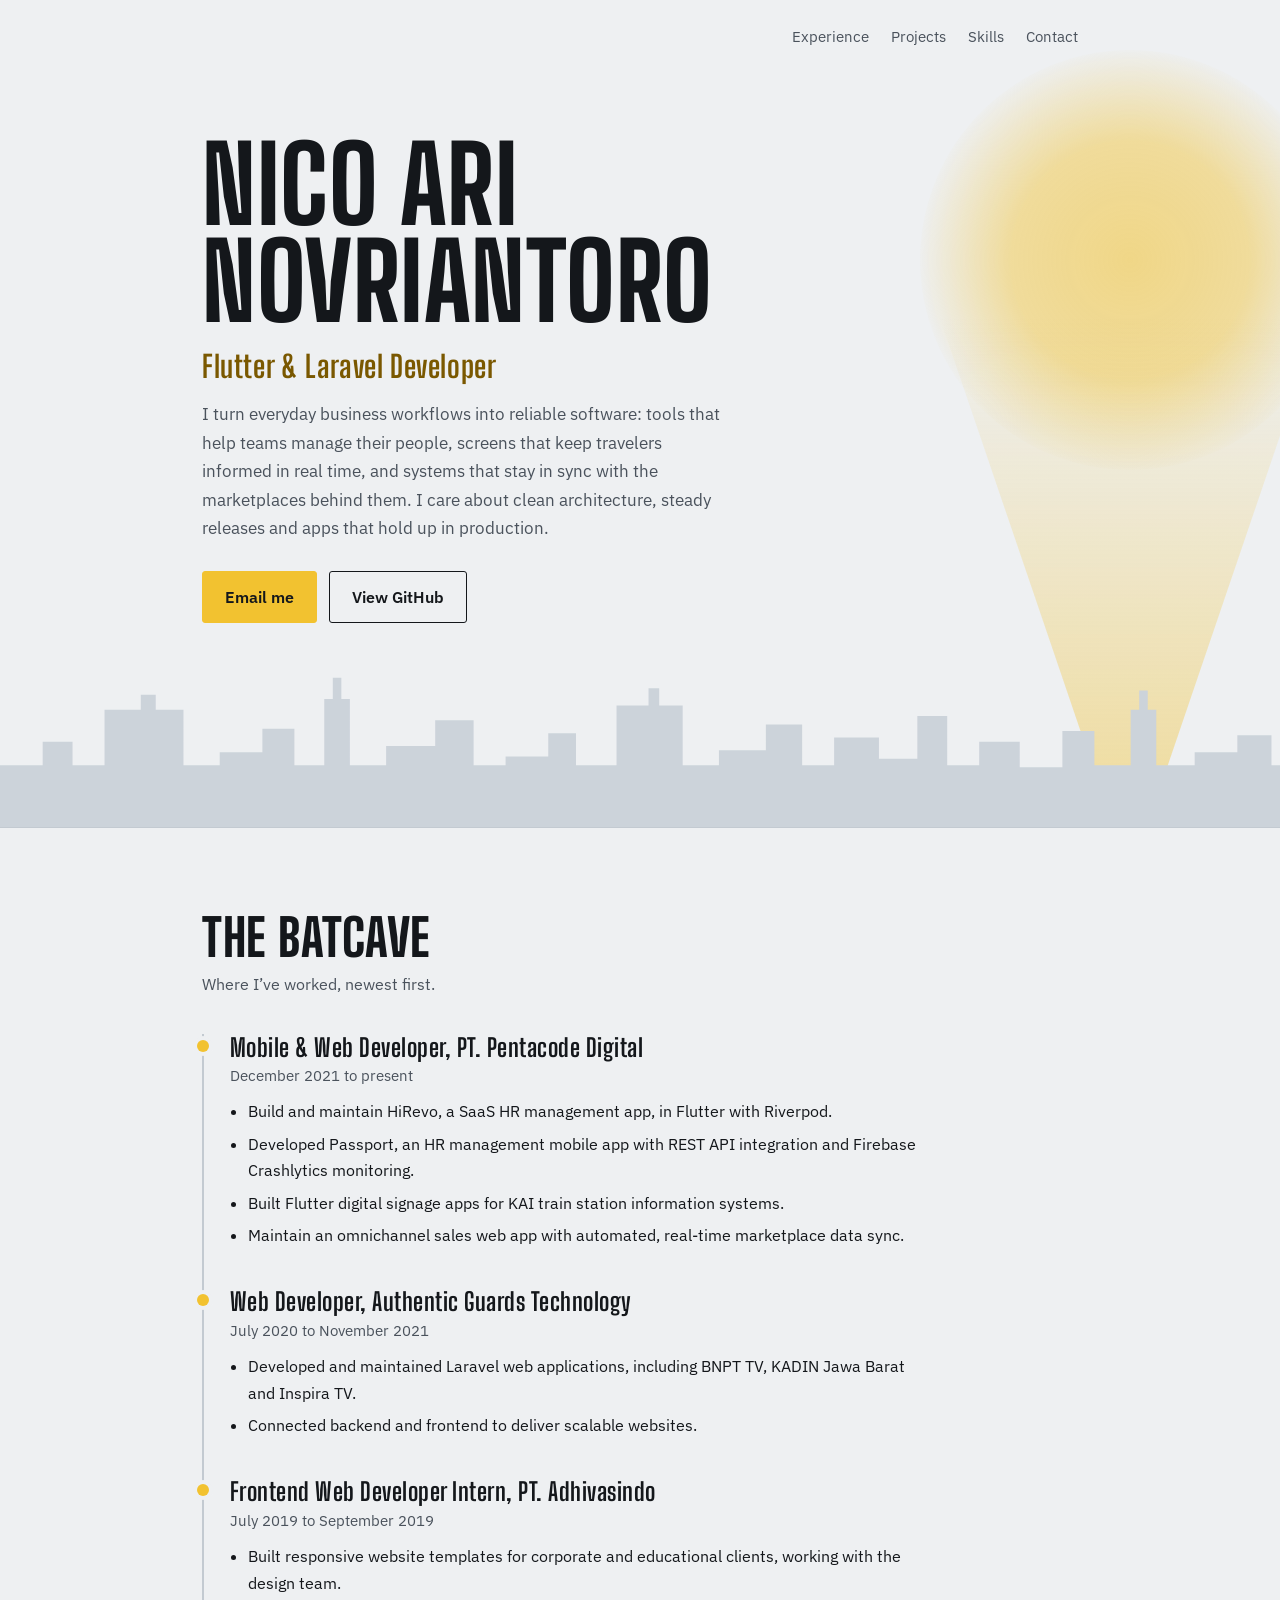
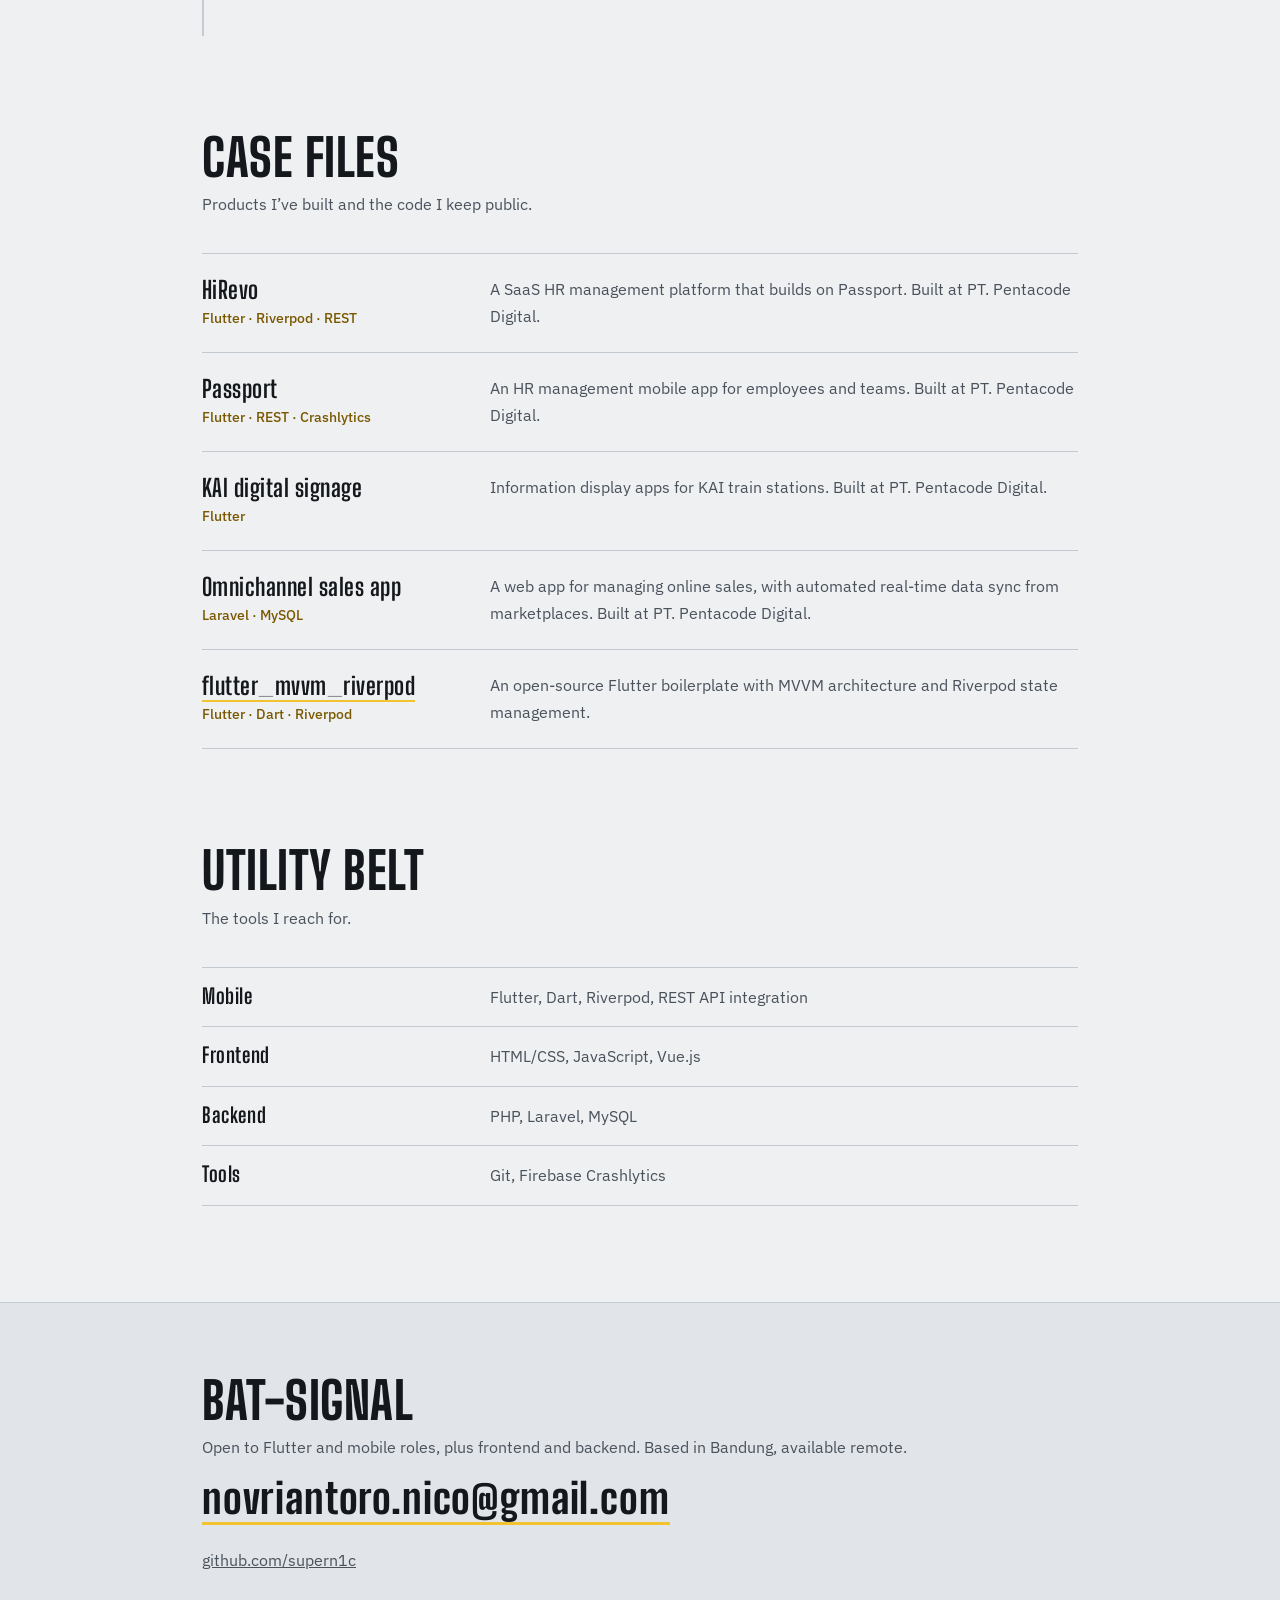
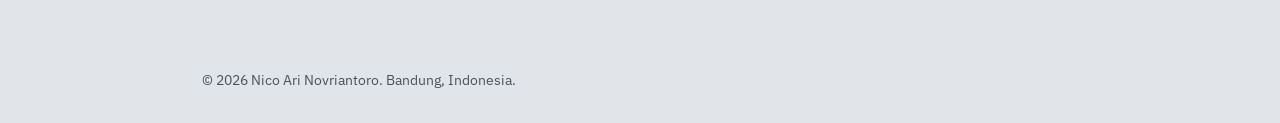
<file: index.html>
<!DOCTYPE html>
<html lang="en">

<head>
    <meta charset="utf-8">
    <meta name="viewport" content="width=device-width, initial-scale=1, viewport-fit=cover">
    <title>Nico Ari Novriantoro | Flutter &amp; Laravel Developer</title>
    <meta name="description"
        content="Flutter and Laravel developer in Bandung, Indonesia. HR SaaS apps, digital signage and e-commerce platforms.">
    <link rel="preconnect" href="https://fonts.googleapis.com">
    <link rel="preconnect" href="https://fonts.gstatic.com" crossorigin>
    <link
        href="https://fonts.googleapis.com/css2?family=Big+Shoulders+Display:wght@700;800&family=IBM+Plex+Sans:wght@400;500;600&display=swap"
        rel="stylesheet">
    <link rel="stylesheet" href="style/style.css">
</head>

<body>
    <header class="hero">
        <div class="signal" aria-hidden="true"></div>
        <div class="beam" aria-hidden="true"></div>
        <svg class="skyline" viewBox="0 0 1200 150" preserveAspectRatio="xMidYMax slice" aria-hidden="true">
            <path
                d="M0 [base64]" />
        </svg>
        <div class="wrap hero-wrap">
            <nav class="nav" aria-label="Sections">
                <a href="#experience">Experience</a>
                <a href="#projects">Projects</a>
                <a href="#skills">Skills</a>
                <a href="#contact">Contact</a>
            </nav>
            <div class="hero-body">
                <h1>Nico Ari Novriantoro</h1>
                <p class="role fade">Flutter &amp; Laravel Developer</p>
                <p class="lede fade">I turn everyday business workflows into reliable software: tools that help teams
                    manage
                    their people, screens that keep travelers informed in real time, and systems that stay in sync with
                    the
                    marketplaces behind them. I care about clean architecture, steady releases and apps that hold up in
                    production.</p>
                <div class="btns fade">
                    <a class="btn primary" href="mailto:novriantoro.nico@gmail.com">Email me</a>
                    <a class="btn ghost" href="https://github.com/supern1c" rel="noopener">View GitHub</a>
                </div>
            </div>
        </div>
    </header>

    <main class="wrap">
        <section id="case-file">
            <h2>The Batcave</h2>
            <p class="sub">Where I’ve worked, newest first.</p>

            <article class="case">
                <h3>Mobile &amp; Web Developer, PT. Pentacode Digital</h3>
                <p class="meta">December 2021 to present</p>
                <ul>
                    <li>Build and maintain HiRevo, a SaaS HR management app, in Flutter with Riverpod.</li>
                    <li>Developed Passport, an HR management mobile app with REST API integration and Firebase
                        Crashlytics
                        monitoring.</li>
                    <li>Built Flutter digital signage apps for KAI train station information systems.</li>
                    <li>Maintain an omnichannel sales web app with automated, real-time marketplace data sync.</li>
                </ul>
            </article>

            <article class="case">
                <h3>Web Developer, Authentic Guards Technology</h3>
                <p class="meta">July 2020 to November 2021</p>
                <ul>
                    <li>Developed and maintained Laravel web applications, including BNPT TV, KADIN Jawa Barat and
                        Inspira TV.
                    </li>
                    <li>Connected backend and frontend to deliver scalable websites.</li>
                </ul>
            </article>

            <article class="case">
                <h3>Frontend Web Developer Intern, PT. Adhivasindo</h3>
                <p class="meta">July 2019 to September 2019</p>
                <ul>
                    <li>Built responsive website templates for corporate and educational clients, working with the
                        design team.
                    </li>
                </ul>
            </article>
        </section>

        <section id="projects">
            <h2>Case files</h2>
            <p class="sub">Products I’ve built and the code I keep public.</p>

            <div class="proj">
                <div>
                    <h3>HiRevo</h3><span class="stack">Flutter · Riverpod · REST</span>
                </div>
                <p>A SaaS HR management platform that builds on Passport. Built at PT. Pentacode Digital.</p>
            </div>
            <div class="proj">
                <div>
                    <h3>Passport</h3><span class="stack">Flutter · REST · Crashlytics</span>
                </div>
                <p>An HR management mobile app for employees and teams. Built at PT. Pentacode Digital.</p>
            </div>
            <div class="proj">
                <div>
                    <h3>KAI digital signage</h3><span class="stack">Flutter</span>
                </div>
                <p>Information display apps for KAI train stations. Built at PT. Pentacode Digital.</p>
            </div>
            <div class="proj">
                <div>
                    <h3>Omnichannel sales app</h3><span class="stack">Laravel · MySQL</span>
                </div>
                <p>A web app for managing online sales, with automated real-time data sync from marketplaces. Built at
                    PT.
                    Pentacode Digital.</p>
            </div>
            <div class="proj">
                <div>
                    <h3><a class="title" href="https://github.com/supern1c/flutter_mvvm_riverpod"
                            rel="noopener">flutter_mvvm_riverpod</a></h3><span class="stack">Flutter · Dart ·
                        Riverpod</span>
                </div>
                <p>An open-source Flutter boilerplate with MVVM architecture and Riverpod state management.</p>
            </div>
        </section>

        <section id="skills">
            <h2>Utility belt</h2>
            <p class="sub">The tools I reach for.</p>
            <dl class="belt">
                <div>
                    <dt>Mobile</dt>
                    <dd>Flutter, Dart, Riverpod, REST API integration</dd>
                </div>
                <div>
                    <dt>Frontend</dt>
                    <dd>HTML/CSS, JavaScript, Vue.js</dd>
                </div>
                <div>
                    <dt>Backend</dt>
                    <dd>PHP, Laravel, MySQL</dd>
                </div>
                <div>
                    <dt>Tools</dt>
                    <dd>Git, Firebase Crashlytics</dd>
                </div>
            </dl>
        </section>
    </main>

    <div class="contact" id="contact">
        <div class="wrap">
            <section>
                <h2>Bat-Signal</h2>
                <p>Open to Flutter and mobile roles, plus frontend and backend. Based in Bandung, available remote.</p>
                <a class="mail" href="mailto:novriantoro.nico@gmail.com">novriantoro.nico@gmail.com</a>
                <p><a href="https://github.com/supern1c" rel="noopener">github.com/supern1c</a></p>
            </section>
        </div>
    </div>

    <footer>
        <div class="wrap">© 2026 Nico Ari Novriantoro. Bandung, Indonesia.</div>
    </footer>
</body>

</html>
</file>
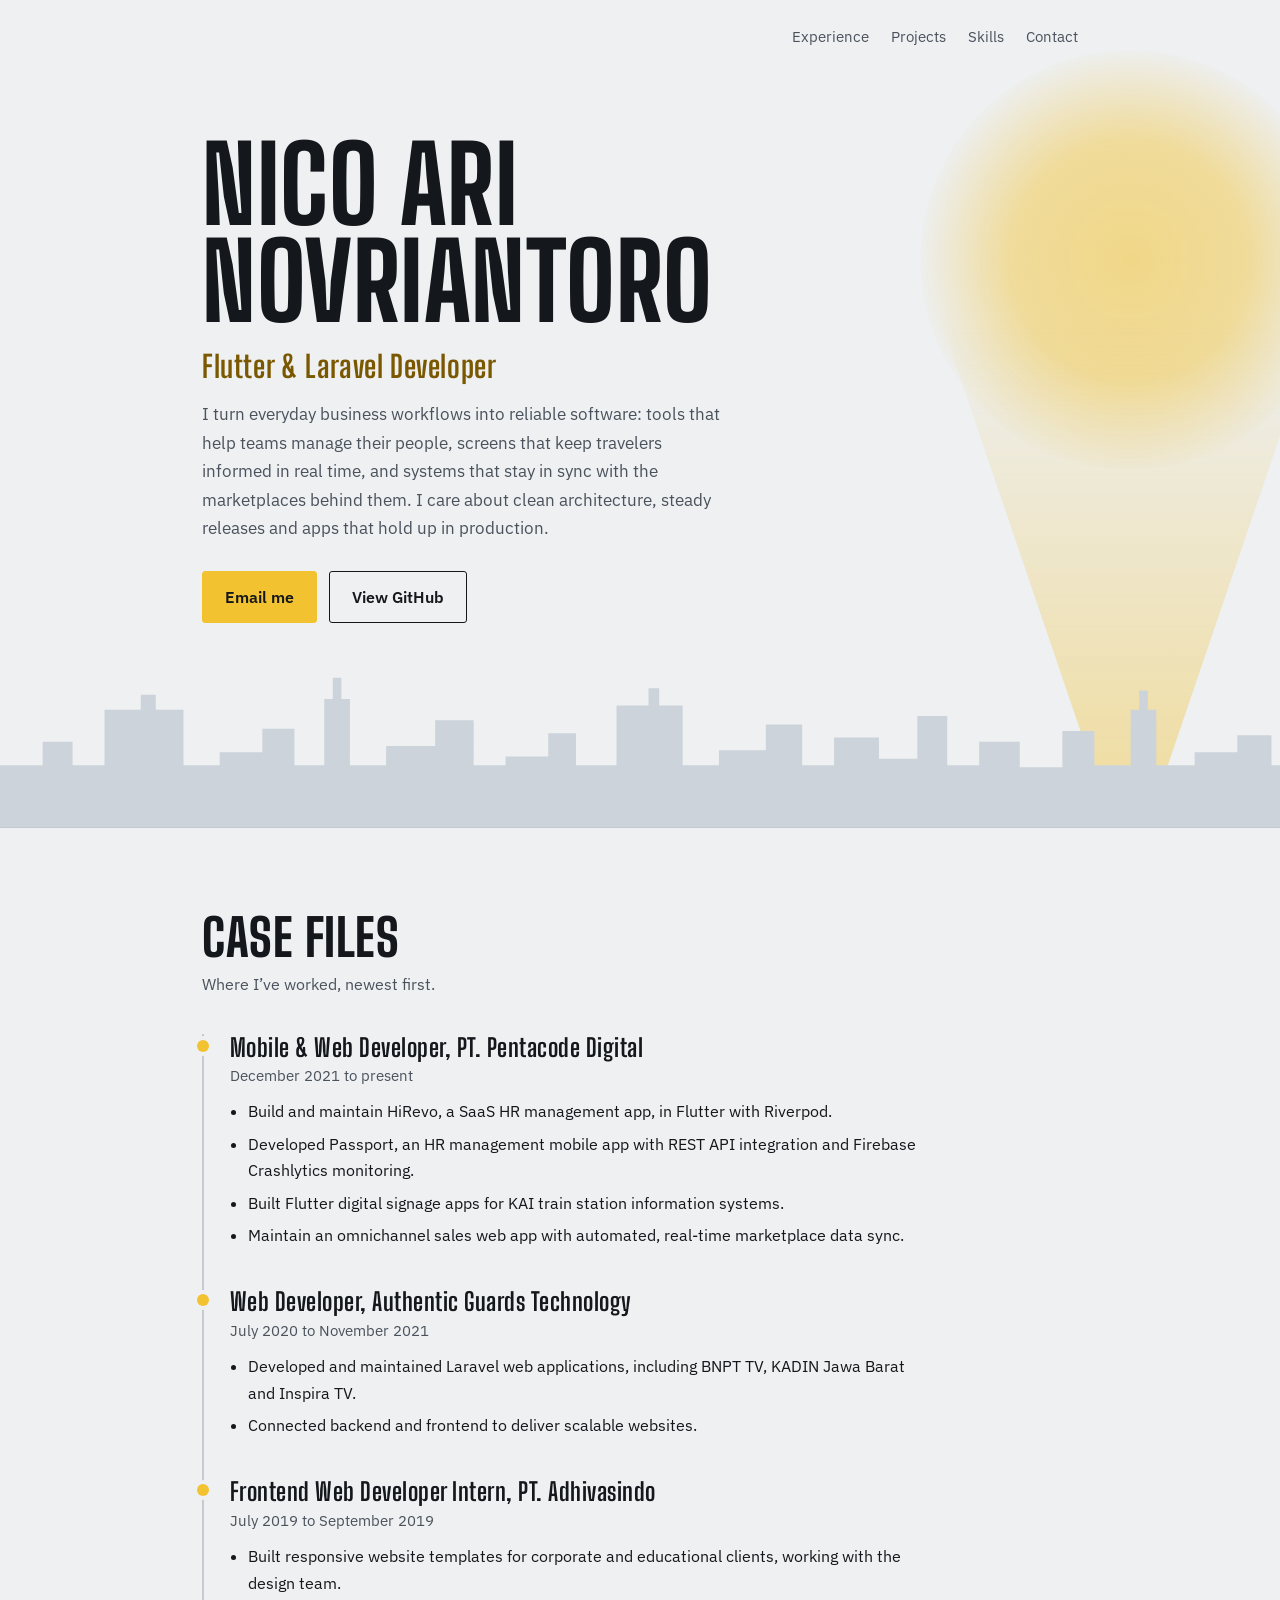
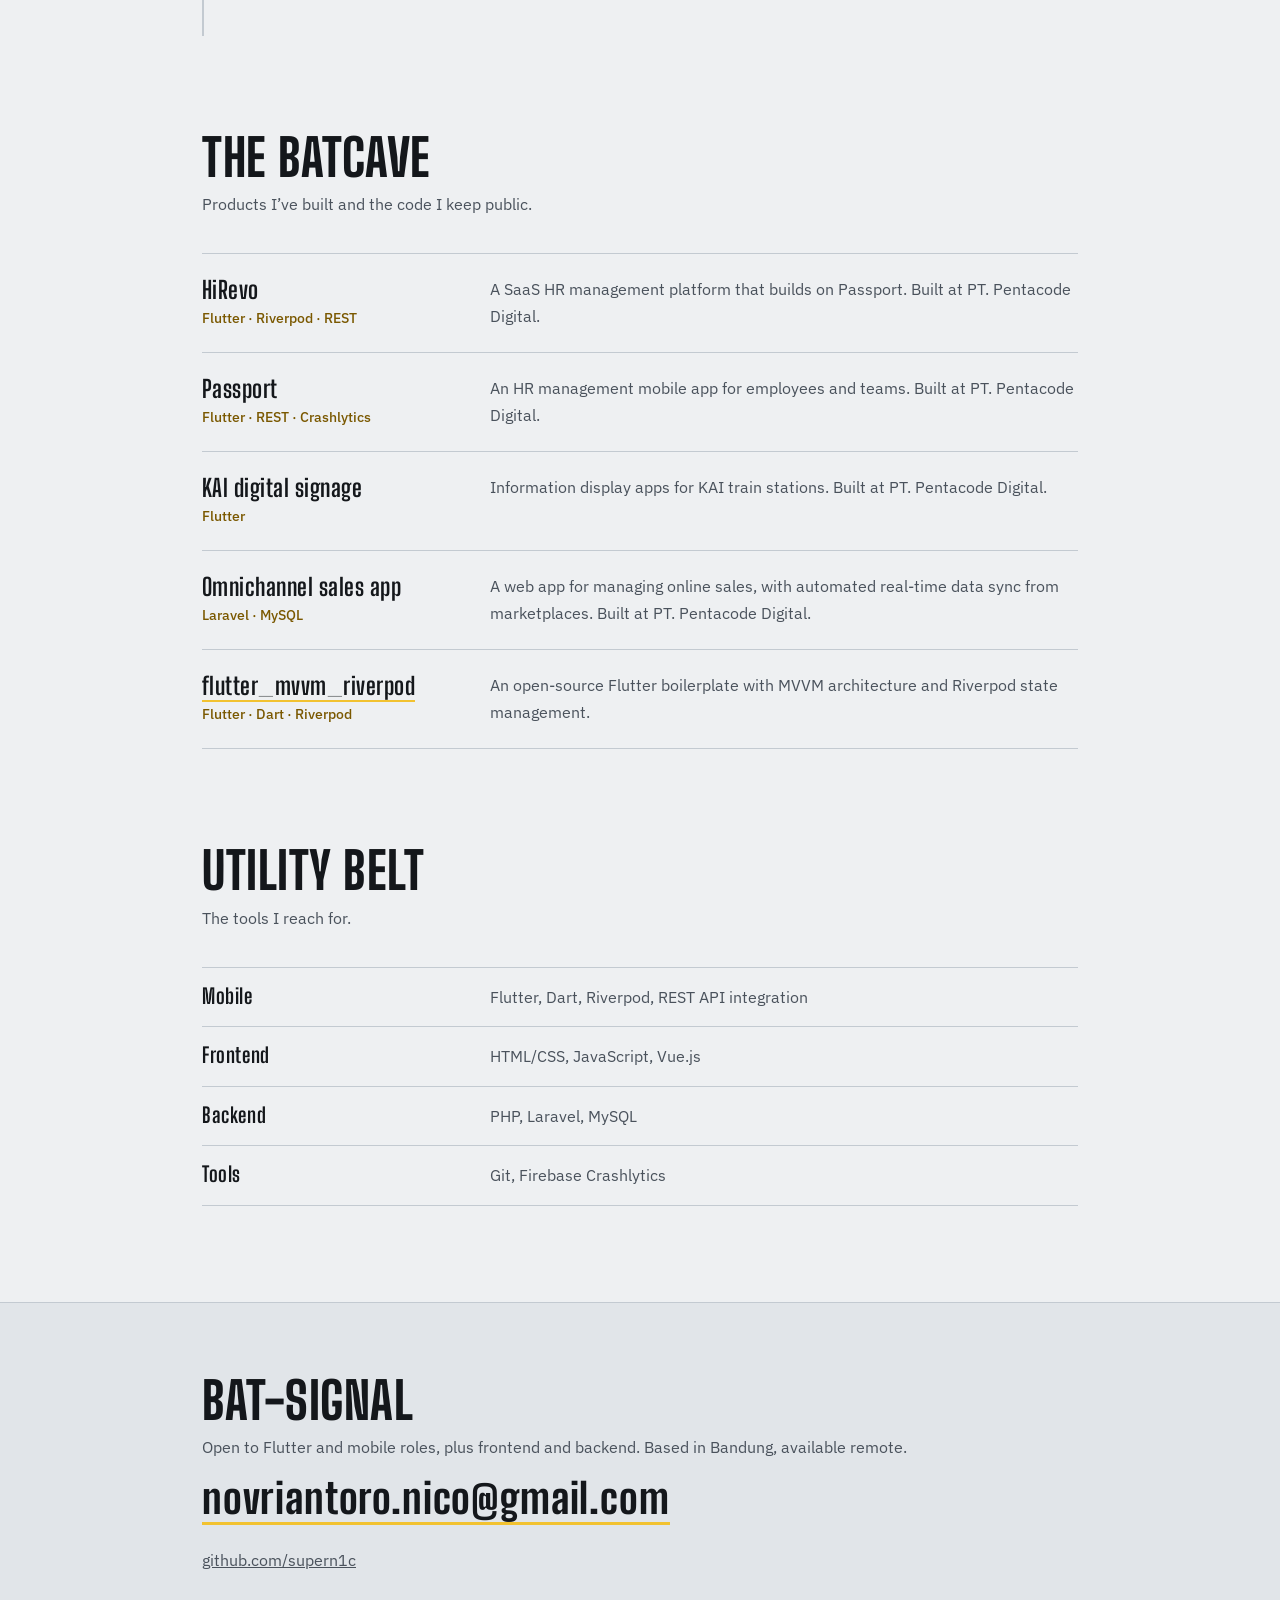
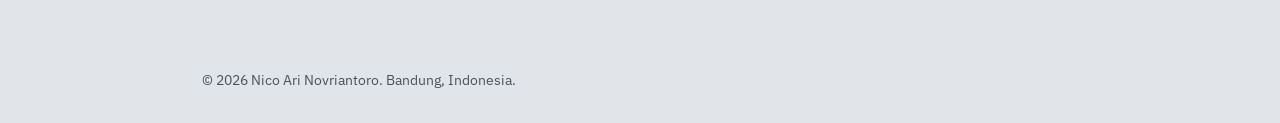
<file: old-index.html>
<!DOCTYPE html>
<html lang="en">

<head>
  <meta charset="utf-8">
  <meta name="viewport" content="width=device-width, initial-scale=1, viewport-fit=cover">
  <title>Nico Ari Novriantoro | Flutter &amp; Laravel Developer</title>
  <meta name="description"
    content="Flutter and Laravel developer in Bandung, Indonesia. HR SaaS apps, digital signage and e-commerce platforms.">
  <link rel="preconnect" href="https://fonts.googleapis.com">
  <link rel="preconnect" href="https://fonts.gstatic.com" crossorigin>
  <link
    href="https://fonts.googleapis.com/css2?family=Big+Shoulders+Display:wght@700;800&family=IBM+Plex+Sans:wght@400;500;600&display=swap"
    rel="stylesheet">
  <style>
    :root {
      --bg: #eef0f2;
      --bg2: #e1e5e9;
      --ink: #14171b;
      --mute: #4a525c;
      --line: #c3cad1;
      --accent: #7a5800;
      --signal: #f2c230;
      --on-signal: #14171b;
      --sky: #ccd3da;
      --glow: rgba(242, 194, 48, .45);
      --head: 'Big Shoulders Display', 'Arial Narrow', Impact, sans-serif;
      --body: 'IBM Plex Sans', system-ui, -apple-system, 'Segoe UI', sans-serif;
      box-sizing: border-box;
      padding-top: env(safe-area-inset-top, 0px);
      padding-bottom: env(safe-area-inset-bottom, 0px);
    }

    @media (prefers-color-scheme:dark) {
      :root:not([data-theme="light"]) {
        color-scheme: dark;
        --bg: #0e1013;
        --bg2: #171b20;
        --ink: #eceae4;
        --mute: #9aa3ad;
        --line: #2a3037;
        --accent: #f2c230;
        --sky: #171b20;
        --glow: rgba(242, 194, 48, .28);
      }
    }

    :root[data-theme="dark"] {
      color-scheme: dark;
      --bg: #0e1013;
      --bg2: #171b20;
      --ink: #eceae4;
      --mute: #9aa3ad;
      --line: #2a3037;
      --accent: #f2c230;
      --sky: #171b20;
      --glow: rgba(242, 194, 48, .28);
    }

    html {
      scroll-padding-top: env(safe-area-inset-top, 0px);
      scroll-behavior: smooth
    }

    *,
    *::before,
    *::after {
      box-sizing: inherit
    }

    body {
      margin: 0;
      background: var(--bg);
      color: var(--ink);
      font: 400 1rem/1.65 var(--body);
      -webkit-font-smoothing: antialiased
    }

    a {
      color: inherit
    }

    :focus-visible {
      outline: 2px solid var(--signal);
      outline-offset: 3px
    }

    .wrap {
      max-width: 920px;
      margin: 0 auto;
      padding: 0 22px
    }

    .hero {
      position: relative;
      min-height: 92svh;
      display: flex;
      flex-direction: column;
      overflow: hidden;
      border-bottom: 1px solid var(--line)
    }

    .signal {
      position: absolute;
      right: -60px;
      top: 6%;
      width: min(420px, 70vw);
      aspect-ratio: 1;
      border-radius: 50%;
      background: radial-gradient(circle, color-mix(in srgb, var(--signal) 55%, transparent) 0, var(--glow) 40%, transparent 72%);
      opacity: 0;
      animation: on 1.4s .2s ease-out forwards
    }

    .beam {
      position: absolute;
      right: calc(min(420px, 70vw)/2 - 60px);
      top: calc(6% + min(420px, 70vw)/2);
      bottom: 0;
      width: min(420px, 70vw);
      transform: translateX(50%);
      background: linear-gradient(to top, var(--glow), transparent 90%);
      clip-path: polygon(0 0, 100% 0, 54% 100%, 46% 100%);
      opacity: 0;
      animation: on 1.8s .5s ease-out forwards
    }

    .skyline {
      position: absolute;
      left: 0;
      right: 0;
      bottom: 0;
      width: 100%;
      height: 150px;
      fill: var(--sky)
    }

    .nav {
      position: relative;
      z-index: 2;
      display: flex;
      gap: 22px;
      justify-content: flex-end;
      padding: 20px 0;
      font-size: .95rem
    }

    .nav a {
      text-decoration: none;
      color: var(--mute);
      padding: 4px 0;
      border-bottom: 1px solid transparent;
      transition: color .2s, border-color .2s
    }

    .nav a:hover {
      color: var(--ink);
      border-color: var(--signal)
    }

    .hero-body {
      position: relative;
      z-index: 2;
      margin: auto 0;
      padding: 48px 0 190px
    }

    h1 {
      font: 800 clamp(3.1rem, 11.5vw, 6.6rem)/.92 var(--head);
      letter-spacing: .005em;
      margin: 0 0 18px;
      text-transform: uppercase;
      max-width: 9ch
    }

    .role {
      font: 700 clamp(1.3rem, 4vw, 1.9rem)/1.2 var(--head);
      color: var(--accent);
      margin: 0 0 16px;
      letter-spacing: .02em
    }

    .lede {
      max-width: 52ch;
      color: var(--mute);
      margin: 0 0 28px;
      font-size: 1.08rem
    }

    .btns {
      display: flex;
      flex-wrap: wrap;
      gap: 12px
    }

    .btn {
      display: inline-block;
      padding: 12px 22px;
      border: 1.5px solid var(--ink);
      text-decoration: none;
      font-weight: 600;
      border-radius: 3px;
      transition: background .2s, color .2s, border-color .2s
    }

    .btn.primary {
      background: var(--signal);
      border-color: var(--signal);
      color: var(--on-signal)
    }

    .btn.primary:hover {
      background: var(--ink);
      border-color: var(--ink);
      color: var(--bg)
    }

    .btn.ghost:hover {
      border-color: var(--signal);
      background: var(--bg2)
    }

    .fade {
      opacity: 0;
      animation: rise .9s .9s ease-out forwards
    }

    section {
      padding: 84px 0 12px
    }

    h2 {
      font: 800 clamp(2.2rem, 6vw, 3.2rem)/1 var(--head);
      margin: 0 0 8px;
      letter-spacing: .01em;
      text-transform: uppercase
    }

    .sub {
      color: var(--mute);
      margin: 0 0 36px;
      max-width: 56ch
    }

    .case {
      position: relative;
      padding: 0 0 34px 26px;
      border-left: 2px solid var(--line)
    }

    .case::before {
      content: "";
      position: absolute;
      left: -7px;
      top: 6px;
      width: 12px;
      height: 12px;
      border-radius: 50%;
      background: var(--signal);
      box-shadow: 0 0 0 4px var(--bg)
    }

    .case h3 {
      margin: 0;
      font: 700 1.55rem/1.15 var(--head);
      letter-spacing: .02em
    }

    .case .meta {
      color: var(--mute);
      font-size: .92rem;
      margin: 2px 0 10px
    }

    .case ul {
      margin: 0;
      padding-left: 18px
    }

    .case li {
      margin: 0 0 6px;
      max-width: 68ch
    }

    .proj {
      display: grid;
      grid-template-columns: 1fr;
      gap: 6px;
      padding: 22px 0;
      border-top: 1px solid var(--line)
    }

    .proj:last-child {
      border-bottom: 1px solid var(--line)
    }

    .proj h3 {
      margin: 0;
      font: 700 1.5rem/1.15 var(--head);
      letter-spacing: .02em
    }

    .proj p {
      margin: 0;
      max-width: 64ch;
      color: var(--mute)
    }

    .stack {
      font-size: .88rem;
      color: var(--accent);
      font-weight: 500
    }

    .proj a.title {
      text-decoration: none;
      border-bottom: 2px solid var(--signal)
    }

    @media(min-width:720px) {
      .proj {
        grid-template-columns: 260px 1fr;
        gap: 28px
      }
    }

    dl.belt {
      margin: 0;
      display: grid;
      gap: 0
    }

    .belt div {
      display: grid;
      gap: 4px;
      padding: 16px 0;
      border-top: 1px solid var(--line)
    }

    .belt div:last-child {
      border-bottom: 1px solid var(--line)
    }

    .belt dt {
      font: 700 1.3rem/1.2 var(--head);
      letter-spacing: .03em
    }

    .belt dd {
      margin: 0;
      color: var(--mute)
    }

    @media(min-width:720px) {
      .belt div {
        grid-template-columns: 260px 1fr;
        gap: 28px
      }
    }

    .contact {
      background: var(--bg2);
      margin-top: 84px;
      padding: 72px 0 64px;
      border-top: 1px solid var(--line)
    }

    .contact section {
      padding: 0
    }

    .mail {
      display: inline-block;
      font: 800 clamp(1.4rem, 5.4vw, 2.6rem)/1.1 var(--head);
      letter-spacing: .02em;
      text-decoration: none;
      border-bottom: 3px solid var(--signal);
      margin: 6px 0 22px;
      word-break: break-all
    }

    .contact p {
      margin: 0 0 10px;
      color: var(--mute)
    }

    footer {
      padding: 22px 0 30px;
      font-size: .88rem;
      color: var(--mute);
      background: var(--bg2)
    }

    @keyframes on {
      to {
        opacity: 1
      }
    }

    @keyframes rise {
      from {
        opacity: 0;
        transform: translateY(14px)
      }

      to {
        opacity: 1;
        transform: none
      }
    }

    @media (prefers-reduced-motion:reduce) {

      .signal,
      .beam,
      .fade {
        animation: none;
        opacity: 1;
        transform: none
      }

      html {
        scroll-behavior: auto
      }
    }
  </style>
</head>

<body>
  <header class="hero">
    <div class="signal" aria-hidden="true"></div>
    <div class="beam" aria-hidden="true"></div>
    <svg class="skyline" viewBox="0 0 1200 150" preserveAspectRatio="xMidYMax slice" aria-hidden="true">
      <path
        d="M0 [base64]" />
    </svg>
    <div class="wrap" style="position:relative;z-index:2;display:flex;flex-direction:column;flex:1;width:100%">
      <nav class="nav" aria-label="Sections">
        <a href="#experience">Experience</a>
        <a href="#projects">Projects</a>
        <a href="#skills">Skills</a>
        <a href="#contact">Contact</a>
      </nav>
      <div class="hero-body">
        <h1>Nico Ari Novriantoro</h1>
        <p class="role fade">Flutter &amp; Laravel Developer</p>
        <p class="lede fade">I turn everyday business workflows into reliable software: tools that help teams manage
          their people, screens that keep travelers informed in real time, and systems that stay in sync with the
          marketplaces behind them. I care about clean architecture, steady releases and apps that hold up in
          production.</p>
        <div class="btns fade">
          <a class="btn primary" href="mailto:novriantoro.nico@gmail.com">Email me</a>
          <a class="btn ghost" href="https://github.com/supern1c" rel="noopener">View GitHub</a>
        </div>
      </div>
    </div>
  </header>

  <main class="wrap">

    <section id="experience">
      <h2>Case files</h2>
      <p class="sub">Where I’ve worked, newest first.</p>

      <article class="case">
        <h3>Mobile &amp; Web Developer, PT. Pentacode Digital</h3>
        <p class="meta">December 2021 to present</p>
        <ul>
          <li>Build and maintain HiRevo, a SaaS HR management app, in Flutter with Riverpod.</li>
          <li>Developed Passport, an HR management mobile app with REST API integration and Firebase Crashlytics
            monitoring.</li>
          <li>Built Flutter digital signage apps for KAI train station information systems.</li>
          <li>Maintain an omnichannel sales web app with automated, real-time marketplace data sync.</li>
        </ul>
      </article>

      <article class="case">
        <h3>Web Developer, Authentic Guards Technology</h3>
        <p class="meta">July 2020 to November 2021</p>
        <ul>
          <li>Developed and maintained Laravel web applications, including BNPT TV, KADIN Jawa Barat and Inspira TV.
          </li>
          <li>Connected backend and frontend to deliver scalable websites.</li>
        </ul>
      </article>

      <article class="case">
        <h3>Frontend Web Developer Intern, PT. Adhivasindo</h3>
        <p class="meta">July 2019 to September 2019</p>
        <ul>
          <li>Built responsive website templates for corporate and educational clients, working with the design team.
          </li>
        </ul>
      </article>
    </section>

    <section id="projects">
      <h2>The Batcave</h2>
      <p class="sub">Products I’ve built and the code I keep public.</p>

      <div class="proj">
        <div>
          <h3>HiRevo</h3><span class="stack">Flutter · Riverpod · REST</span>
        </div>
        <p>A SaaS HR management platform that builds on Passport. Built at PT. Pentacode Digital.</p>
      </div>
      <div class="proj">
        <div>
          <h3>Passport</h3><span class="stack">Flutter · REST · Crashlytics</span>
        </div>
        <p>An HR management mobile app for employees and teams. Built at PT. Pentacode Digital.</p>
      </div>
      <div class="proj">
        <div>
          <h3>KAI digital signage</h3><span class="stack">Flutter</span>
        </div>
        <p>Information display apps for KAI train stations. Built at PT. Pentacode Digital.</p>
      </div>
      <div class="proj">
        <div>
          <h3>Omnichannel sales app</h3><span class="stack">Laravel · MySQL</span>
        </div>
        <p>A web app for managing online sales, with automated real-time data sync from marketplaces. Built at PT.
          Pentacode Digital.</p>
      </div>
      <div class="proj">
        <div>
          <h3><a class="title" href="https://github.com/supern1c/flutter_mvvm_riverpod"
              rel="noopener">flutter_mvvm_riverpod</a></h3><span class="stack">Flutter · Dart · Riverpod</span>
        </div>
        <p>An open-source Flutter boilerplate with MVVM architecture and Riverpod state management.</p>
      </div>
    </section>

    <section id="skills">
      <h2>Utility belt</h2>
      <p class="sub">The tools I reach for.</p>
      <dl class="belt">
        <div>
          <dt>Mobile</dt>
          <dd>Flutter, Dart, Riverpod, REST API integration</dd>
        </div>
        <div>
          <dt>Frontend</dt>
          <dd>HTML/CSS, JavaScript, Vue.js</dd>
        </div>
        <div>
          <dt>Backend</dt>
          <dd>PHP, Laravel, MySQL</dd>
        </div>
        <div>
          <dt>Tools</dt>
          <dd>Git, Firebase Crashlytics</dd>
        </div>
      </dl>
    </section>
  </main>

  <div class="contact" id="contact">
    <div class="wrap">
      <section>
        <h2>Bat-Signal</h2>
        <p>Open to Flutter and mobile roles, plus frontend and backend. Based in Bandung, available remote.</p>
        <a class="mail" href="mailto:novriantoro.nico@gmail.com">novriantoro.nico@gmail.com</a>
        <p><a href="https://github.com/supern1c" rel="noopener">github.com/supern1c</a></p>
      </section>
    </div>
  </div>
  <footer>
    <div class="wrap">© 2026 Nico Ari Novriantoro. Bandung, Indonesia.</div>
  </footer>

</body>

</html>
</file>
<file: style/style.css>
:root {
    --bg: #eef0f2;
    --bg2: #e1e5e9;
    --ink: #14171b;
    --mute: #4a525c;
    --line: #c3cad1;
    --accent: #7a5800;
    --signal: #f2c230;
    --on-signal: #14171b;
    --sky: #ccd3da;
    --glow: rgba(242, 194, 48, .45);
    --head: 'Big Shoulders Display', 'Arial Narrow', Impact, sans-serif;
    --body: 'IBM Plex Sans', system-ui, -apple-system, 'Segoe UI', sans-serif;
    box-sizing: border-box;
    padding-top: env(safe-area-inset-top, 0px);
    padding-bottom: env(safe-area-inset-bottom, 0px);
}

@media (prefers-color-scheme:dark) {
    :root:not([data-theme="light"]) {
        color-scheme: dark;
        --bg: #0e1013;
        --bg2: #171b20;
        --ink: #eceae4;
        --mute: #9aa3ad;
        --line: #2a3037;
        --accent: #f2c230;
        --sky: #171b20;
        --glow: rgba(242, 194, 48, .28);
    }
}

:root[data-theme="dark"] {
    color-scheme: dark;
    --bg: #0e1013;
    --bg2: #171b20;
    --ink: #eceae4;
    --mute: #9aa3ad;
    --line: #2a3037;
    --accent: #f2c230;
    --sky: #171b20;
    --glow: rgba(242, 194, 48, .28);
}

html {
    scroll-padding-top: env(safe-area-inset-top, 0px);
    scroll-behavior: smooth
}

*,
*::before,
*::after {
    box-sizing: inherit
}

body {
    margin: 0;
    background: var(--bg);
    color: var(--ink);
    font: 400 1rem/1.65 var(--body);
    -webkit-font-smoothing: antialiased
}

a {
    color: inherit
}

:focus-visible {
    outline: 2px solid var(--signal);
    outline-offset: 3px
}

.hero-wrap {
    position: relative;
    z-index: 2;
    display: flex;
    flex-direction: column;
    flex: 1;
    width: 100%
}

.wrap {
    max-width: 920px;
    margin: 0 auto;
    padding: 0 22px
}

.hero {
    position: relative;
    min-height: 92svh;
    display: flex;
    flex-direction: column;
    overflow: hidden;
    border-bottom: 1px solid var(--line)
}

.signal {
    position: absolute;
    right: -60px;
    top: 6%;
    width: min(420px, 70vw);
    aspect-ratio: 1;
    border-radius: 50%;
    background: radial-gradient(circle, color-mix(in srgb, var(--signal) 55%, transparent) 0, var(--glow) 40%, transparent 72%);
    opacity: 0;
    animation: on 1.4s .2s ease-out forwards
}

.beam {
    position: absolute;
    right: calc(min(420px, 70vw)/2 - 60px);
    top: calc(6% + min(420px, 70vw)/2);
    bottom: 0;
    width: min(420px, 70vw);
    transform: translateX(50%);
    background: linear-gradient(to top, var(--glow), transparent 90%);
    clip-path: polygon(0 0, 100% 0, 54% 100%, 46% 100%);
    opacity: 0;
    animation: on 1.8s .5s ease-out forwards
}

.skyline {
    position: absolute;
    left: 0;
    right: 0;
    bottom: 0;
    width: 100%;
    height: 150px;
    fill: var(--sky)
}

.nav {
    position: relative;
    z-index: 2;
    display: flex;
    gap: 22px;
    justify-content: flex-end;
    padding: 20px 0;
    font-size: .95rem
}

.nav a {
    text-decoration: none;
    color: var(--mute);
    padding: 4px 0;
    border-bottom: 1px solid transparent;
    transition: color .2s, border-color .2s
}

.nav a:hover {
    color: var(--ink);
    border-color: var(--signal)
}

.hero-body {
    position: relative;
    z-index: 2;
    margin: auto 0;
    padding: 48px 0 190px
}

h1 {
    font: 800 clamp(3.1rem, 11.5vw, 6.6rem)/.92 var(--head);
    letter-spacing: .005em;
    margin: 0 0 18px;
    text-transform: uppercase;
    max-width: 9ch
}

.role {
    font: 700 clamp(1.3rem, 4vw, 1.9rem)/1.2 var(--head);
    color: var(--accent);
    margin: 0 0 16px;
    letter-spacing: .02em
}

.lede {
    max-width: 52ch;
    color: var(--mute);
    margin: 0 0 28px;
    font-size: 1.08rem
}

.btns {
    display: flex;
    flex-wrap: wrap;
    gap: 12px
}

.btn {
    display: inline-block;
    padding: 12px 22px;
    border: 1.5px solid var(--ink);
    text-decoration: none;
    font-weight: 600;
    border-radius: 3px;
    transition: background .2s, color .2s, border-color .2s
}

.btn.primary {
    background: var(--signal);
    border-color: var(--signal);
    color: var(--on-signal)
}

.btn.primary:hover {
    background: var(--ink);
    border-color: var(--ink);
    color: var(--bg)
}

.btn.ghost:hover {
    border-color: var(--signal);
    background: var(--bg2)
}

.fade {
    opacity: 0;
    animation: rise .9s .9s ease-out forwards
}

section {
    padding: 84px 0 12px
}

h2 {
    font: 800 clamp(2.2rem, 6vw, 3.2rem)/1 var(--head);
    margin: 0 0 8px;
    letter-spacing: .01em;
    text-transform: uppercase
}

.sub {
    color: var(--mute);
    margin: 0 0 36px;
    max-width: 56ch
}

.case {
    position: relative;
    padding: 0 0 34px 26px;
    border-left: 2px solid var(--line)
}

.case::before {
    content: "";
    position: absolute;
    left: -7px;
    top: 6px;
    width: 12px;
    height: 12px;
    border-radius: 50%;
    background: var(--signal);
    box-shadow: 0 0 0 4px var(--bg)
}

.case h3 {
    margin: 0;
    font: 700 1.55rem/1.15 var(--head);
    letter-spacing: .02em
}

.case .meta {
    color: var(--mute);
    font-size: .92rem;
    margin: 2px 0 10px
}

.case ul {
    margin: 0;
    padding-left: 18px
}

.case li {
    margin: 0 0 6px;
    max-width: 68ch
}

.proj {
    display: grid;
    grid-template-columns: 1fr;
    gap: 6px;
    padding: 22px 0;
    border-top: 1px solid var(--line)
}

.proj:last-child {
    border-bottom: 1px solid var(--line)
}

.proj h3 {
    margin: 0;
    font: 700 1.5rem/1.15 var(--head);
    letter-spacing: .02em
}

.proj p {
    margin: 0;
    max-width: 64ch;
    color: var(--mute)
}

.stack {
    font-size: .88rem;
    color: var(--accent);
    font-weight: 500
}

.proj a.title {
    text-decoration: none;
    border-bottom: 2px solid var(--signal)
}

@media(min-width:720px) {
    .proj {
        grid-template-columns: 260px 1fr;
        gap: 28px
    }
}

dl.belt {
    margin: 0;
    display: grid;
    gap: 0
}

.belt div {
    display: grid;
    gap: 4px;
    padding: 16px 0;
    border-top: 1px solid var(--line)
}

.belt div:last-child {
    border-bottom: 1px solid var(--line)
}

.belt dt {
    font: 700 1.3rem/1.2 var(--head);
    letter-spacing: .03em
}

.belt dd {
    margin: 0;
    color: var(--mute)
}

@media(min-width:720px) {
    .belt div {
        grid-template-columns: 260px 1fr;
        gap: 28px
    }
}

.contact {
    background: var(--bg2);
    margin-top: 84px;
    padding: 72px 0 64px;
    border-top: 1px solid var(--line)
}

.contact section {
    padding: 0
}

.mail {
    display: inline-block;
    font: 800 clamp(1.4rem, 5.4vw, 2.6rem)/1.1 var(--head);
    letter-spacing: .02em;
    text-decoration: none;
    border-bottom: 3px solid var(--signal);
    margin: 6px 0 22px;
    word-break: break-all
}

.contact p {
    margin: 0 0 10px;
    color: var(--mute)
}

footer {
    padding: 22px 0 30px;
    font-size: .88rem;
    color: var(--mute);
    background: var(--bg2)
}

@keyframes on {
    to {
        opacity: 1
    }
}

@keyframes rise {
    from {
        opacity: 0;
        transform: translateY(14px)
    }

    to {
        opacity: 1;
        transform: none
    }
}

@media (prefers-reduced-motion:reduce) {

    .signal,
    .beam,
    .fade {
        animation: none;
        opacity: 1;
        transform: none
    }

    html {
        scroll-behavior: auto
    }
}
</file>
